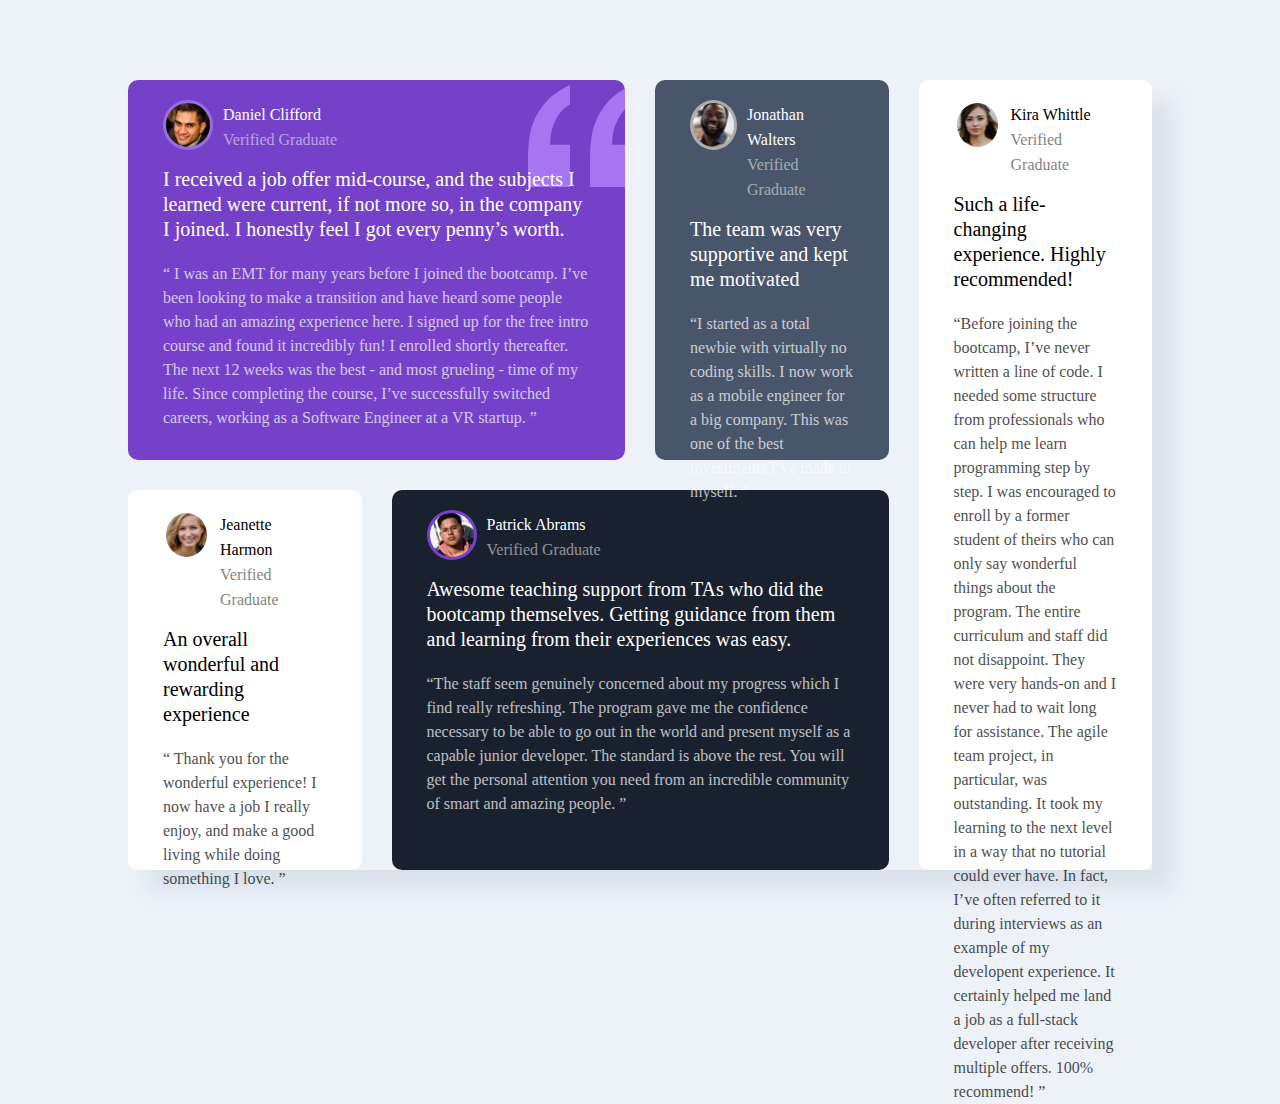
<file: Css-Grid/index.html>
<!DOCTYPE html>
<html lang="en">

<head>
    <meta charset="UTF-8">
    <meta http-equiv="X-UA-Compatible" content="IE=edge">
    <meta name="viewport" content="width=device-width, initial-scale=1.0">
    <title>Document</title>
    <link rel="stylesheet" href="./style.css">
</head>

<body>
    <div class="container">
        <div class="boxes">
            <div class="box">
                <div class="box_content box1_content">
                    <div class="box_header">
                        <div class="box_image box1">
                        </div>
                        <div class="box_title">
                            <div class="name">Daniel Clifford</div>
                            <div class="name_desc">Verified Graduate</div>
                        </div>
                    </div>

                    <div class="box_info">I received a job offer mid-course, and the subjects I learned
                        were current, if not more so, in the company I joined. I honestly feel I got every penny’s
                        worth.
                    </div>
                    <p class="detailed_info">“ I was an EMT for many years before I joined the bootcamp.
                        I’ve been looking to make a transition and have heard some people who had an amazing experience
                        here. I signed up for the free intro course and found it incredibly fun! I enrolled shortly
                        thereafter. The next 12 weeks was the best - and most grueling - time of my life. Since
                        completing the course, I’ve successfully switched careers, working as a Software Engineer at a
                        VR startup. ”</p>

                </div>
            </div>


            <div class="box">
                <div class="box_content box1_content">
                    <div class="box_header">
                        <div class="box_image box2">
                        </div>
                        <div class="box_title">
                            <div class="name">Jonathan Walters</div>
                            <div class="name_desc">Verified Graduate</div>
                        </div>
                    </div>

                    <div class="box_info">The team was very supportive and kept me motivated
                    </div>
                    <p class="detailed_info"> “I started as a total newbie with virtually no coding skills. I now work
                        as a mobile engineer for a big company. This was one of the best investments I’ve made in
                        myself. ”
                    </p>

                </div>
            </div>

            <div class="box">
                <div class="box_content box3_content">
                    <div class="box_header">
                        <div class="box_image box3">
                        </div>
                        <div class="box_title">
                            <div class="name">Kira Whittle</div>
                            <div class="name_desc">Verified Graduate</div>
                        </div>
                    </div>

                    <div class="box_info">Such a life-changing experience. Highly recommended!
                    </div>
                    <p class="detailed_info"> “Before joining the bootcamp, I’ve never written a line of code. I needed some structure from professionals who can help me learn programming step by step. I was encouraged to enroll by a former student of theirs who can only say wonderful things about the program. The entire curriculum and staff did not disappoint. They were very hands-on and I never had to wait long for assistance. The agile team project, in particular, was outstanding. It took my learning to the next level in a way that no tutorial could ever have. In fact, I’ve often referred to it during interviews as an example of my developent experience. It certainly helped me land a job as a full-stack developer after receiving multiple offers. 100% recommend! ”
                    </p>

                </div>
            </div>

            <div class="box">
                <div class="box_content box3_content">
                    <div class="box_header">
                        <div class="box_image box4">
                        </div>
                        <div class="box_title">
                            <div class="name">Jeanette Harmon</div>
                            <div class="name_desc">Verified Graduate</div>
                        </div>
                    </div>

                    <div class="box_info">An overall wonderful and rewarding experience
                    </div>
                    <p class="detailed_info"> “ Thank you for the wonderful experience! I now have a job I really enjoy, and make a good living while doing something I love. ”
                    </p>

                </div>
            </div>

            <div class="box">
                <div class="box_content box5_content">
                    <div class="box_header">
                        <div class="box_image box5">
                        </div>
                        <div class="box_title">
                            <div class="name">Patrick Abrams</div>
                            <div class="name_desc">Verified Graduate</div>
                        </div>
                    </div>

                    <div class="box_info">Awesome teaching support from TAs who did the bootcamp themselves. Getting guidance from them and learning from their experiences was easy.
                    </div>
                    <p class="detailed_info"> “The staff seem genuinely concerned about my progress which I find really refreshing. The program gave me the confidence necessary to be able to go out in the world and present myself as a capable junior developer. The standard is above the rest. You will get the personal attention you need from an incredible community of smart and amazing people. ” 
                    </p>

                </div>
            </div>

        </div>

    </div>

</body>

</html>
</file>
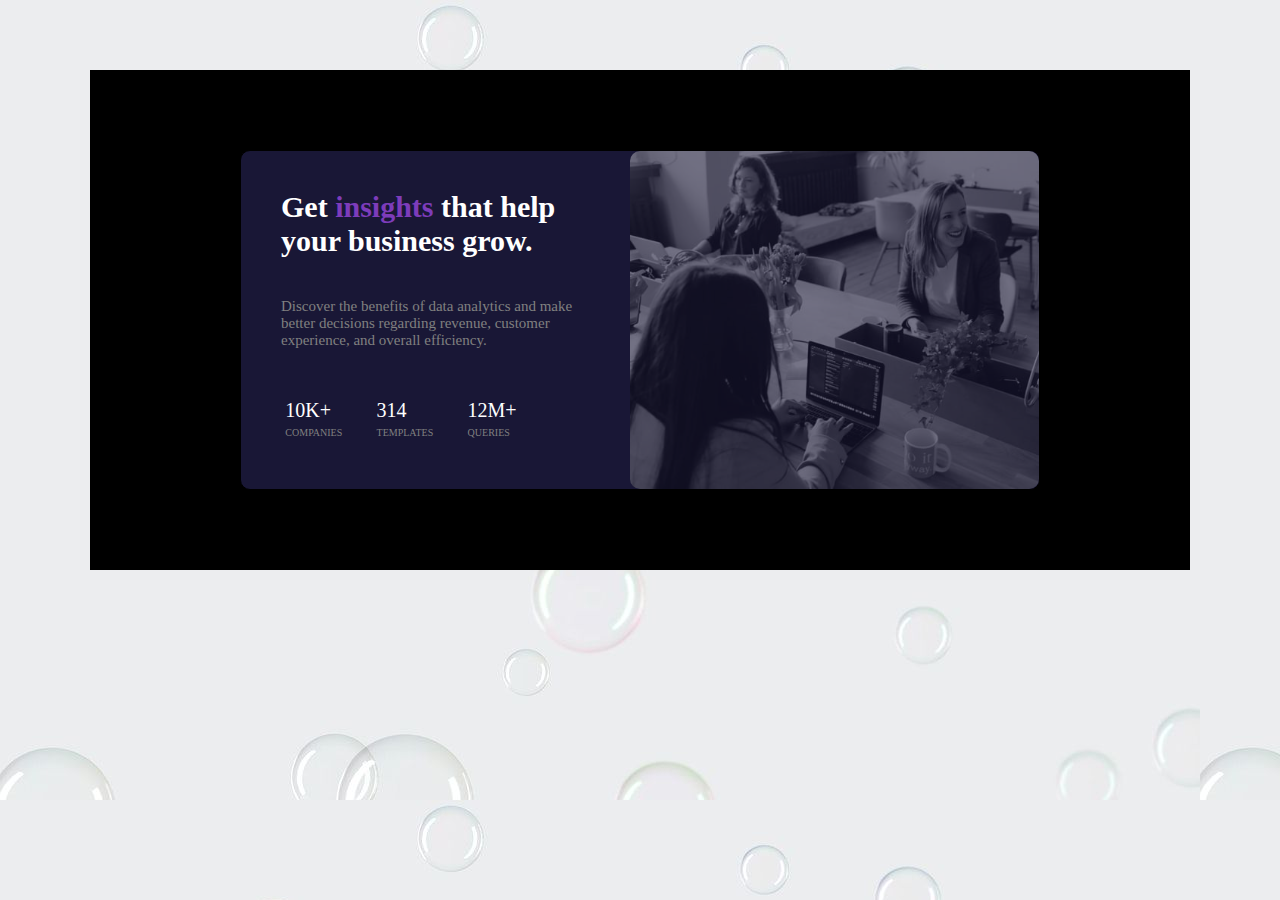
<file: Multiple small templates design - 1/index.html>
<!DOCTYPE html>
<html lang="en">
<head>
    <meta charset="UTF-8">
    <meta http-equiv="X-UA-Compatible" content="IE=edge">
    <meta name="viewport" content="width=device-width, initial-scale=1.0">
    <title>Document</title>
    <link rel="stylesheet" type="text/css" href="./style.css" />
</head>
<body>
<div class="bg_card">
 <div class="service_card">

    <div class="card_content">
        <h1>
            Get <span class="span_color">insights</span> that help your business grow.
          </h1>
          <p>
            Discover the benefits of data analytics and make
            better decisions regarding revenue, customer
            experience, and overall efficiency.
          </p>
          <div class="data">
            <div class="data_info">
            <section class="digit">10K+</section>
            <section class="text">COMPANIES</section>
        </div>
        <div class="data_info">
            <section class="digit">314</section>
            <section class="text">TEMPLATES</section>
        </div>
        <div class="data_info">
            <section class="digit">12M+</section>
            <section class="text">QUERIES</section>
        </div>
          </div>
    </div>
    <div class="card_image"></div>
    <img src="./image.jpg">
 </div>

</div>
   
    
</body>
</html>
</file>
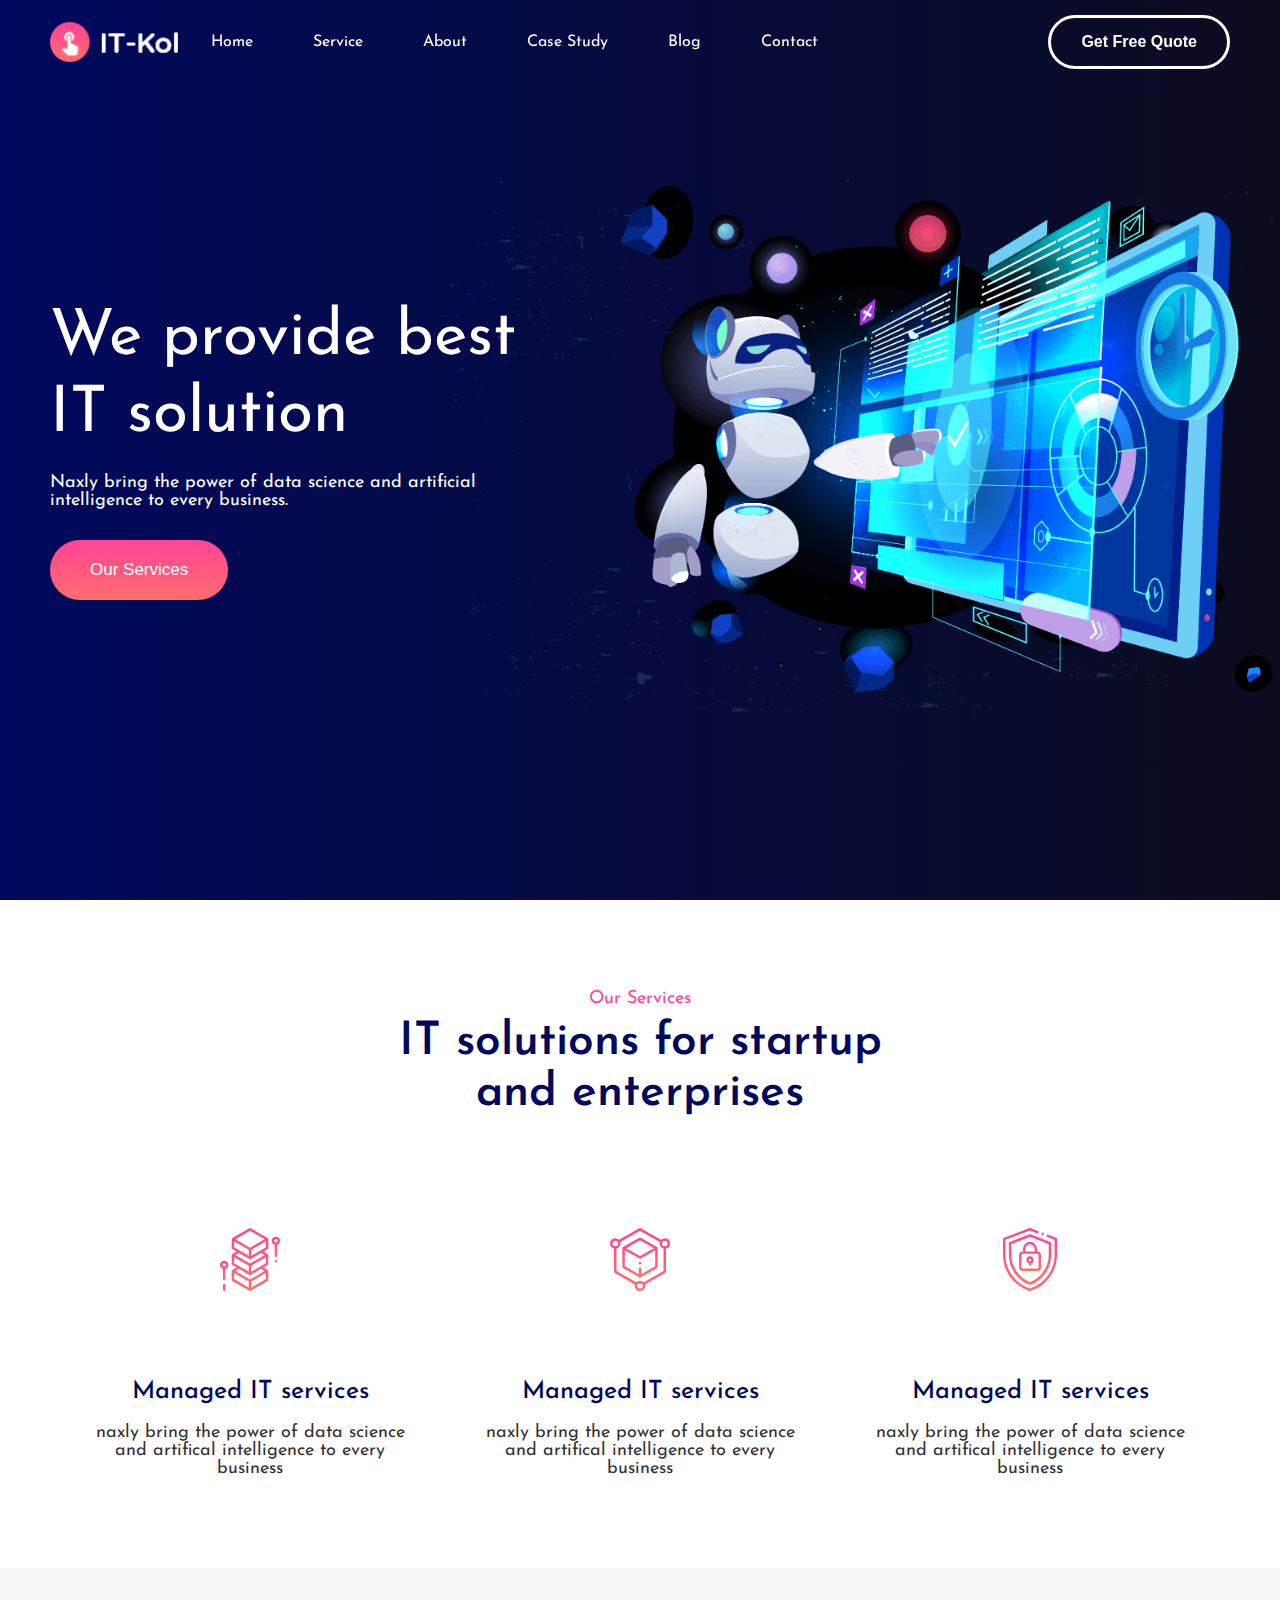
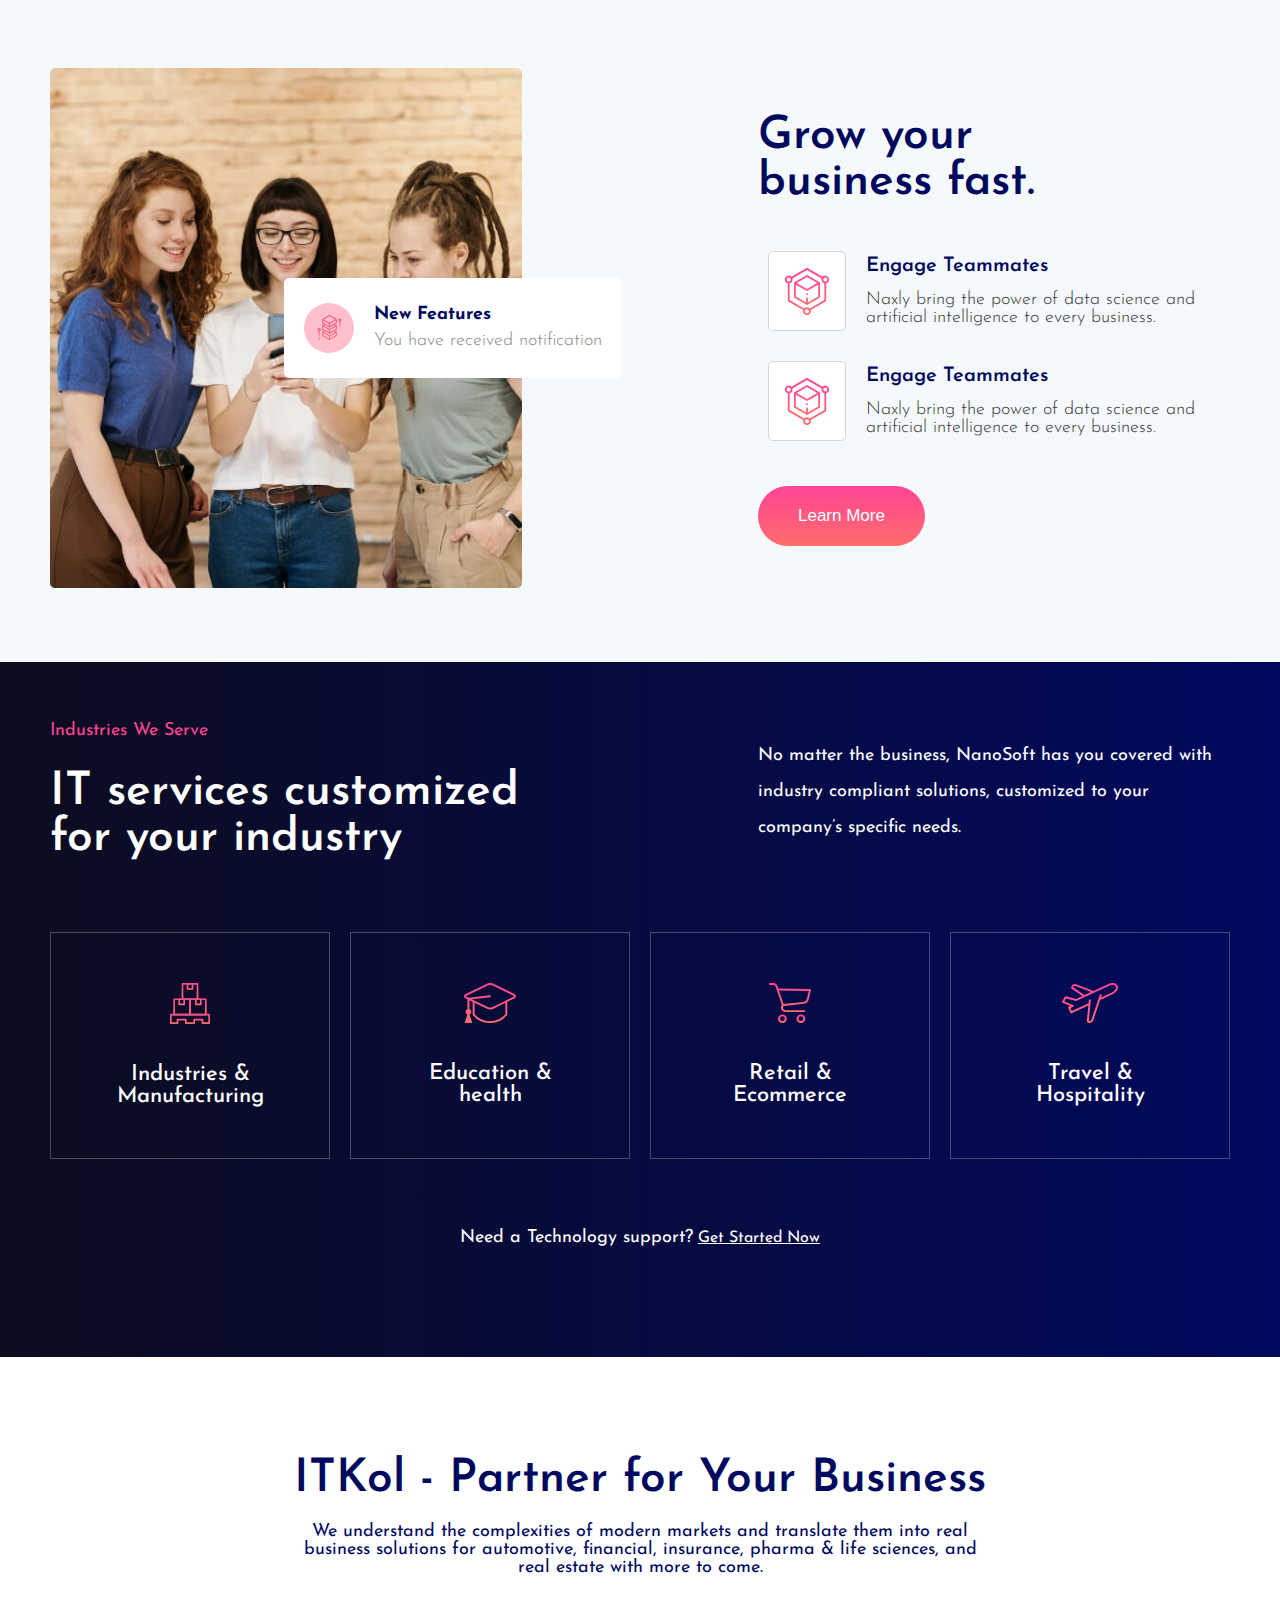
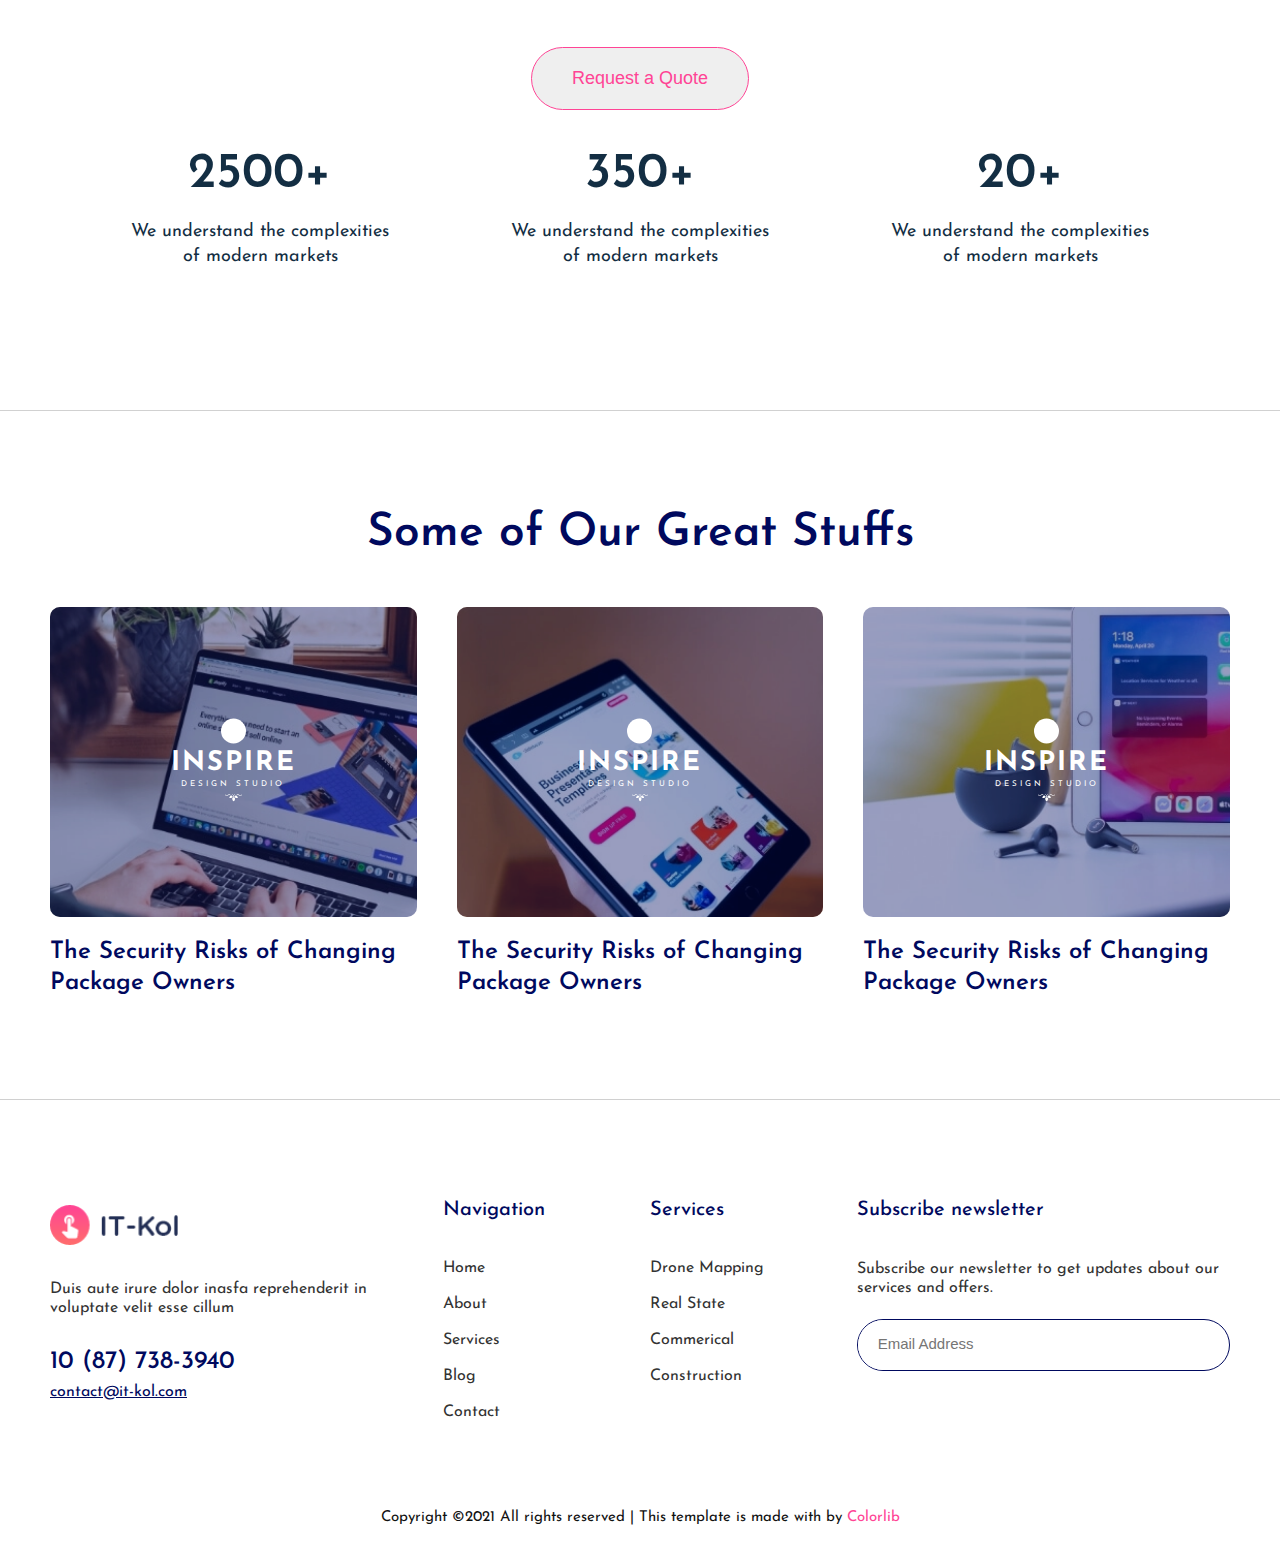
<file: Landing page (Responsive)/home.html>
<!DOCTYPE html>
<html lang="en">

<head>
    <meta charset="UTF-8">
    <meta http-equiv="X-UA-Compatible" content="IE=edge">
    <meta name="viewport" content="width=device-width, initial-scale=1.0">
    <title>ITKOL</title>
    <!-- fontawesome cdn -->
    <link rel="stylesheet" href="https://pro.fontawesome.com/releases/v5.10.0/css/all.css"
        integrity="sha384-AYmEC3Yw5cVb3ZcuHtOA93w35dYTsvhLPVnYs9eStHfGJvOvKxVfELGroGkvsg+p" crossorigin="anonymous" />
    <!-- google font cdn -->
    <link rel="preconnect" href="https://fonts.gstatic.com">
    <link
        href="https://fonts.googleapis.com/css2?family=Josefin+Sans:ital,wght@0,200;0,300;0,400;0,500;0,600;0,700;1,700&display=swap"
        rel="stylesheet">

    <!-- resetcss -->
    <link rel="stylesheet" href="./css/reset.css">
    <!-- customstyle css -->
    <link rel="stylesheet" href="./css/style.css">
</head>

<body>
    <div class="navbar__wrapper" id="navbar">
        <div class="navbar container">
            <div class="icon">
                <img src="./img/logo.webp" alt="">
            </div>

            <div>
                <ul class="nav__list">
                    <li class="nav-item"><a href="home.html" class="nav-link">Home</a></li>
                    <li class="nav-item"><a href="servies.html" class="nav-link">Service</a></li>
                    <li class="nav-item"><a href="about.html" class="nav-link">About</a></li>
                    <li class="nav-item"><a href="case_study.html" class="nav-link">Case Study</a></li>
                    <li class="nav-item"><a href="" class="nav-link">Blog</a></li>
                    <li class="nav-item"><a href="" class="nav-link">Contact</a></li>
                </ul>
            </div>

            <div>
                <button class="btn-quote">Get Free Quote</button>
            </div>

            <div class="hamburger-menu">
                <span></span>
                <span></span>
                <span></span>                
            </div>
        </div>

        <div class="up-btn">
            <i class="fas fa-level-up-alt"></i>
        </div>
    </div>

    <div class="banner__wrapper">
        <div class="container banner">
            <div class="banner__content">
                <h2>We provide best IT solution</h2>
                <p>Naxly bring the power of data science and artificial intelligence to every business.</p>
                <a href="#">
                    <button class="btn-service primary-button">Our Services</button>
                </a>
            </div>
            <div class="banner__img">
                <img src="./img/banner.webp" alt="">
            </div>
        </div>
    </div>

    <div class="service__wrapper">
        <div class="container service">
            <div class="service__header">
                <span>Our Services</span>
                <h2>IT solutions for startup and enterprises</h2>
            </div>
            <div class="service__content">
                <div class="s-box">
                    <div class="s-box-img">
                        <img src="./img/services1.svg" alt="">
                    </div>

                    <div class="s-box-cap">
                        <h3><a href="">Managed IT services</a></h3>
                        <p>naxly bring the power of data science and artifical intelligence to every business</p>
                    </div>
                </div>

                <div class="s-box">
                    <div class="s-box-img">
                        <img src="./img/services2.svg" alt="">
                    </div>

                    <div class="s-box-cap">
                        <h3><a href="">Managed IT services</a></h3>
                        <p>naxly bring the power of data science and artifical intelligence to every business</p>
                    </div>
                </div>

                <div class="s-box">
                    <div class="s-box-img">
                        <img src="./img/services3.svg" alt="">
                    </div>

                    <div class="s-box-cap">
                        <h3><a href="">Managed IT services</a></h3>
                        <p>naxly bring the power of data science and artifical intelligence to every business</p>
                    </div>
                </div>
            </div>
        </div>
    </div>

    <div class="about__wrapper">
        <div class="container about">
            <div class="about-left">
                <div class="about-img">
                    <img src="./img/about1.jpg" alt="">
                </div>
                <div class="about-cap">
                    <div class="cap-img">
                        <img src="./img/services1.svg" alt="">
                    </div>
                    <div class="cap-content">
                        <h3>New Features</h3>
                        <span>You have received notification</span>
                    </div>
                </div>
            </div>

            <div class="about-right">
                <h2>Grow your <br>business fast.</h2>

                <div class="a-box">
                    <div class="a-box-img">
                        <img src="./img/services2.svg" alt="">
                    </div>

                    <div class="a-box-content">
                        <h3>Engage Teammates</h3>
                        <span>Naxly bring the power of data science and artificial intelligence to every
                            business.</span>
                    </div>
                </div>

                <div class="a-box">
                    <div class="a-box-img">
                        <img src="./img/services2.svg" alt="">
                    </div>

                    <div class="a-box-content">
                        <h3>Engage Teammates</h3>
                        <span>Naxly bring the power of data science and artificial intelligence to every
                            business.</span>
                    </div>
                </div>

                <a href="#">
                    <button class="btn-about primary-button">Learn More</button>
                </a>
            </div>
        </div>
    </div>

    <div class="cate__wrapper">
        <div class="container cate">
            <div class="cate__header">
                <div class="cate__header-left">
                    <span>Industries We Serve</span>
                    <h2>IT services customized for your industry</h2>
                </div>

                <div class="cate__header-right">
                    <p>No matter the business, NanoSoft has you covered with industry compliant solutions, customized to
                        your company’s specific needs.</p>
                </div>
            </div>

            <div class="cate__main">
                <div class="c-box">
                    <div class="c-box-img">
                        <img src="./img/stack1.svg" alt="">
                    </div>
                    <h3>Industries & Manufacturing</h3>
                </div>

                <div class="c-box">
                    <div class="c-box-img">
                        <img src="./img/stack2.svg" alt="">
                    </div>
                    <h3>Education & health</h3>
                </div>

                <div class="c-box">
                    <div class="c-box-img">
                        <img src="./img/stack3.svg" alt="">
                    </div>
                    <h3>Retail & Ecommerce</h3>
                </div>

                <div class="c-box">
                    <div class="c-box-img">
                        <img src="./img/stack4.svg" alt="">
                    </div>
                    <h3>Travel & Hospitality</h3>
                </div>
            </div>

            <div class="cate__more">
                <span>Need a Technology support?</span>
                <a href="">Get Started Now</a>
            </div>
        </div>
    </div>

    <div class="partner__wrapper">
        <div class="container partner">
            <div class="partner__header">
                <h2>ITKol - Partner for Your Business</h2>
                <p>We understand the complexities of modern markets and translate them into real business solutions for automotive, financial, insurance, pharma & life sciences, and real estate with more to come.</p>
                <a href="#">
                    <button class="btn-quote">Request a Quote</button>
                </a>
            </div>

            <div class="partner__number">
                <div class="p-box">
                    <span>2500+</span>
                    <p>We understand the complexities of modern markets</p>
                </div>

                <div class="p-box">
                    <span>350+</span>
                    <p>We understand the complexities of modern markets</p>
                </div>

                <div class="p-box">
                    <span>20+</span>
                    <p>We understand the complexities of modern markets</p>
                </div>
            </div>
        </div>
    </div>
    
    <div class="gs__wrapper">
        <div class="container gs">
            <h2>Some of Our Great Stuffs</h2>

            <div class="gs-container">
                <div class="gs-box">
                    <div class="gs-box-img">
                        <img src="./img/stuffs1.webp" alt="">
                        <div class="gs-box-info">
                            <span class="cirle"></span>
                            <h4>Inspire</h4>
                            <span>Design Studio</span>
                            <img src="./img/icon1.svg" alt="">
                        </div>
                    </div>
                    <h3><a href="">The Security Risks of Changing Package Owners</a></h3>
                </div>

                <div class="gs-box">
                    <div class="gs-box-img">
                        <img src="./img/stuffs2.webp" alt="">
                        <div class="gs-box-info">
                            <span class="cirle"></span>
                            <h4>Inspire</h4>
                            <span>Design Studio</span>
                            <img src="./img/icon1.svg" alt="">
                        </div>
                    </div>
                    <h3><a href="">The Security Risks of Changing Package Owners</a></h3>
                </div>

                <div class="gs-box">
                    <div class="gs-box-img">
                        <img src="./img/stuffs3.webp" alt="">
                        <div class="gs-box-info">
                            <span class="cirle"></span>
                            <h4>Inspire</h4>
                            <span>Design Studio</span>
                            <img src="./img/icon1.svg" alt="">
                        </div>
                    </div>
                    <h3><a href="">The Security Risks of Changing Package Owners</a></h3>                </div>
            </div>
        </div>
    </div>


    <footer class="footer__wrapper">
        <div class="container footer">
            <div class="f-cols">
                <div class="f-col f-1st">
                    <div class="icon">
                        <img src="./img/logo2_footer.png" alt="">
                    </div>
                    <p>Duis aute irure dolor inasfa reprehenderit in voluptate velit esse cillum</p>
                    
                    <a href="tel:012345679" class="phone-to">10 (87) 738-3940</a>

                    <a href="mailto:rainbie902@gmail.com" class="mail-to">contact@it-kol.com</a>
                </div>

                <div class="f-col f-nav">
                    <h3>Navigation</h3>
                    <div>
                        <ul class="f-nav-list">
                            <li class="f-nav-item"><a href="#">Home</a></li>
                            <li class="f-nav-item"><a href="#">About</a></li>
                            <li class="f-nav-item"><a href="#">Services</a></li>
                            <li class="f-nav-item"><a href="#">Blog</a></li>
                            <li class="f-nav-item"><a href="#">Contact</a></li>
                        </ul>
                    </div>
                </div>

                <div class="f-col f-nav">
                    <h3>Services</h3>
                    <div>
                        <ul class="f-nav-list">
                            <li class="f-nav-item"><a href="#">Drone Mapping</a></li>
                            <li class="f-nav-item"><a href="#">Real State</a></li>
                            <li class="f-nav-item"><a href="#">Commerical</a></li>
                            <li class="f-nav-item"><a href="#">Construction</a></li>
                        </ul>
                    </div>
                </div>

                <div class="f-col">
                    <h3>Subscribe newsletter</h3>
                    <p>Subscribe our newsletter to get updates about our services and offers.</p>
                    <div class="input-sec">
                        <input type="email" placeholder="Email Address" onfocus="this.placeholder = ''" onblur="this.placeholder = 'Email Address'">
                        <button class="subm-btn"><i class="fas fa-arrow-right"></i></button>
                    </div>

                    <div class="social">
                        <a href="#"><i class="fab fa-facebook"></i></a>
                        <a href="#"><i class="fab fa-instagram"></i></a>
                        <a href="#"><i class="fab fa-linkedin-in"></i></a>
                        <a href="#"><i class="fab fa-youtube"></i></a>
                    </div>
                </div>
            </div>

            <div class="cpy-right">
                <span>Copyright ©2021 All rights reserved | This template is made with <i class="fas fa-heart"></i> by <a href="https://fb.com/duonglam44">Colorlib</a></span>
            </div>
        </div>
    </footer>

    <script src="./js/main.js"></script>
</body>

</html>
</file>
<file: Css-Grid/style.css>
*{
    margin: 0;
    padding: 0;
    box-sizing: border-box;
}
body{
    background-color:hsl(210, 46%, 95%);
}
.container{
    margin: auto;
    width: 80%;
    padding-top: 80px;
    padding-bottom: 80px;
}
.boxes{
    display:grid;
    grid-gap: 30px;
    grid-template-columns: repeat(4, 1fr);
    grid-template-areas:
        "a a b c"
        "d e e c";
    box-shadow: 20px 20px 20px #d9e1ec;     
}
.box{
    height: 380px; 
    border-radius: 10px;
}
.box:first-child{
    grid-area: a;
    background-color: hsl(263, 55%, 52%);
    position: relative;
    background-image: url(./Images/bg-pattern-quotation.svg);
    background-repeat: no-repeat;
    background-position: 400px 5px; 
}
.box:nth-child(2){
    grid-area: b;
    background-color: hsl(217, 19%, 35%);
}
.box:nth-child(3){
    grid-area: c;
    height: 790px;
    background-color: white;
}
.box:nth-child(4){
    grid-area: d;
    background-color: white;
}
.box:nth-child(5){
    grid-area: e;
    background-color: hsl(219, 29%, 14%);
}

.box_content{
    margin:35px;
    /* width: 86%; */
    margin-top: 20px;
    line-height: 25px;
    
       

}
.box_image{
    border-radius: 50%;
    border: 3px solid;
    height: 50px;
    width: 50px;
    
}
.box1{
    border-color: hsl(263, 69%, 66%);
    background-image: url(./Images/image-daniel.jpg);
    background-position: center;
    
}
.box1_content{
    color: white;
}
.box_header{
    display:flex;
    gap:10px;
     
}
.box_title{
    margin-top: 2px;
    margin-bottom: 15px;
}
.name_desc{
    opacity: 50%;
}

.box_info{
    font-size: 20px;
}

.detailed_info{
    opacity: 70%;
    line-height: 24px;
    margin-top: 20px;
}

.box2{
    border-color: rgb(173, 173, 173);
    background-image: url(./Images/image-jonathan.jpg);
    background-position: center;
    
}

.box3{
    border-color: white;
    background-image: url(./Images/image-kira.jpg);
    background-position: center;
    
}
.box4{
    border-color: white;
    background-image: url(./Images/image-jeanette.jpg);
    background-position: center;
    
}

.box5{
    border-color:  hsl(263, 55%, 52%);
    background-image: url(./Images/image-patrick.jpg);
    background-position: center;
 
}
.box5_content{
    color:white;
}
</file>
<file: Multiple small templates design - 1/style.css>
*{
  margin: 0;
  padding: 0;
  box-sizing: border-box;
}
body{
    background-image: url(./bubbles.jpg);
    display: flex;
    justify-content: center;
    align-items: center;
}

.bg_card{
    background-color: black;
    width: 1100px;
    height: 500px;
    border: 1px solid black;
    margin-top: 70px;
    margin-bottom: 70px;
    display: flex;
    justify-content: center;
    align-items: center;
}
   
.service_card{
    background-color: hsl(244, 40%, 15%);
    width:800px;
    height: 340px;
    border: 1px solid black;
    margin-top: 25px;
    margin-bottom: 25px;
    display: flex;
    justify-content: center;
    align-items: center;
    border-radius: 10px;
    

}
.card_content{
    width: 400px;
    height: 340px;
 
    
  
}
.card_image{
    width: 400px;
    height: 340px;
    

    
}

h1 {
    color: white;
    font-weight: 650px;
    font-size: 30px;
    width: 300px;
    margin-top: 40px;
    margin-left: 40px;
        
  }
  .span_color{
    color:rgb(125, 60, 187);
  }
  p{
    color: grey;
    font-size: 15px;
    width: 300px;
    margin-top: 40px;
    margin-left: 40px;
  }
  .data{

    display: flex;
    justify-content: space-evenly;
    align-items: center;
    width: 300px;
    margin-left: 10px;
    margin-top: 50px;
  }
  .digit{
    color: white;
    font-weight: 500px;
    font-size: 20px;

  }
  .text{
    color: grey;
    font-size: 10px;
    margin-top: 5px;
   
  }
  img{
    object-fit: cover;
    width: 100%;
    height: 100%;
    border-radius: 10px;
    opacity: 0.4;
    
  }
</file>
<file: Landing page (Responsive)/css/style.css>
html {
  font-size: 62.5%;
}

body {
  font-size: 1.6rem;
  font-weight: 400;
  font-family: "Josefin Sans", sans-serif;
  color: #111;
}

*, *::before, *::after {
  margin: 0;
  padding: 0;
  box-sizing: border-box;
}

img {
  max-width: 100%;
  max-height: 100%;
}

a {
  text-decoration: none;
  color: #111;
}

:root {
  --white-color: #fff ;
  --main-tc: #ff4495;
  --sec-tc: #00095e;
  --dark-tc: #333;
}

.container {
  max-width: 120rem;
  margin: 0 auto;
}

.primary-button {
  background: var(--main-tc);
  background: -webkit-gradient(top, #ff4495 0%, #ff6d6d 100%);
  background: linear-gradient(to bottom, #ff4495 0%, #ff6d6d 100%);
  outline: none;
  border: none;
  padding: 2rem 4rem;
  border-radius: 20rem;
  font-size: 1.7rem;
  color: var(--white-color);
  cursor: pointer;
}

.appear-navlist {
  border: 1px solid #888864 !important;
  height: auto !important;
}

.icon {
  width: 13rem;
  height: 5rem;
}
.icon img {
  width: 100%;
  height: 100%;
  object-fit: contain;
}

.navbar__wrapper {
  position: fixed;
  top: 0;
  left: 0;
  width: 100%;
  padding: 0 5rem;
  z-index: 10;
}
.navbar__wrapper .navbar {
  height: 8.4rem;
  display: flex;
  justify-content: space-between;
  align-items: center;
  flex-direction: row;
}
.navbar__wrapper .navbar .nav__list {
  display: flex;
  justify-content: space-between;
  align-items: center;
  flex-direction: row;
  margin-left: -20rem;
  transition: all ease 0.5s;
}
.navbar__wrapper .navbar .nav__list .nav-item {
  margin: 0 1rem;
  padding: 1rem 2rem;
  position: relative;
}
.navbar__wrapper .navbar .nav__list .nav-item .nav-link {
  font-size: 1.6rem;
  color: var(--white-color);
}
.navbar__wrapper .navbar .nav__list .nav-item::after {
  content: "";
  position: absolute;
  bottom: 2px;
  left: 0;
  width: 0;
  height: 2px;
  background-color: var(--white-color);
  transition: cubic-bezier(0.9, 0.16, 0.05, 1.14) 0.3s;
}
.navbar__wrapper .navbar .nav__list .nav-item:hover::after {
  width: 100%;
}
.navbar__wrapper .navbar .btn-quote {
  color: var(--white-color);
  font-size: 1.6rem;
  font-weight: 600;
  padding: 1.5rem 3rem;
  border: 3px solid var(--white-color);
  background-color: transparent;
  border-radius: 20rem;
  transition: all ease-in-out 0.3s;
  position: relative;
  overflow: hidden;
  transition: cubic-bezier(0, 1.41, 0.49, -0.88) 0.5s;
  outline: none;
}
.navbar__wrapper .navbar .btn-quote::after {
  content: "";
  position: absolute;
  top: 0;
  left: 0;
  width: calc(100% + 2px);
  height: calc(100% + 2px);
  background-color: var(--white-color);
  z-index: -1;
  transform: translateY(-100%);
  transition: cubic-bezier(0, 1.41, 0.49, -0.88) 0.3s;
}
.navbar__wrapper .navbar .btn-quote:hover::after {
  transform: translateY(0);
}
.navbar__wrapper .navbar .btn-quote:hover {
  color: var(--main-tc);
}
.navbar__wrapper .navbar .hamburger-menu {
  display: none;
  padding: 1rem;
  z-index: 10;
}
.navbar__wrapper .navbar .hamburger-menu span {
  display: block;
  width: 3rem;
  height: 3px;
  margin: 5px 0;
  background: var(--white-color);
  z-index: 10;
}
.navbar__wrapper .up-btn {
  position: fixed;
  right: 3rem;
  bottom: 2rem;
  width: 5rem;
  height: 5rem;
  display: flex;
  justify-content: center;
  align-items: center;
  flex-direction: row;
  border-radius: 50%;
  background: var(--main-tc);
  font-size: 2rem;
  color: var(--white-color);
  cursor: pointer;
  opacity: 0;
  visibility: hidden;
  transition: ease-in-out 0.5s;
  z-index: 999;
}
.navbar__wrapper .appear-upbtn {
  opacity: 1;
  visibility: visible;
}

.fixed-navbar {
  background: linear-gradient(to right, #00095e 0%, #0c0c1f 100%);
}

.banner__wrapper {
  width: 100%;
  height: 100vh;
  padding: 0 5rem;
  background: linear-gradient(to right, #00095e 0%, #0c0c1f 100%);
}
.banner__wrapper .banner {
  display: flex;
  justify-content: space-between;
  align-items: center;
  flex-direction: row;
  height: 100%;
  position: relative;
}
.banner__wrapper .banner .banner__content {
  width: 50rem;
  position: absolute;
  z-index: 9;
}
.banner__wrapper .banner .banner__content h2 {
  font-size: 6.4rem;
  color: var(--white-color);
  font-weight: 400;
  line-height: 1.2;
}
.banner__wrapper .banner .banner__content p {
  font-size: 1.8rem;
  color: var(--white-color);
  margin: 20px 0;
}
.banner__wrapper .banner .banner__content .btn-service {
  margin-top: 1rem;
}
.banner__wrapper .banner .banner__img {
  position: absolute;
  right: -5%;
  width: 80%;
}

.service__wrapper {
  background-color: var(--white-color);
  padding: 5rem 7rem;
}
.service__wrapper .service .service__header {
  width: 50rem;
  margin: 4rem auto;
  text-align: center;
}
.service__wrapper .service .service__header span {
  font-size: 1.8rem;
  font-weight: 400;
  color: var(--main-tc);
}
.service__wrapper .service .service__header h2 {
  margin-top: 1rem;
  font-size: 4.6rem;
  font-weight: 600;
  color: var(--sec-tc);
  line-height: 1.1;
}
.service__wrapper .service .service__content {
  display: grid;
  grid-template-columns: 1fr 1fr 1fr;
  gap: 3rem;
}
.service__wrapper .service .service__content .s-box {
  padding: 4rem 2rem;
  position: relative;
  z-index: 1;
}
.service__wrapper .service .service__content .s-box .s-box-img {
  width: 12rem;
  height: 12rem;
  border-radius: 50%;
  background: var(--white-color);
  display: flex;
  justify-content: center;
  align-items: center;
  flex-direction: row;
  margin: 0 auto;
}
.service__wrapper .service .service__content .s-box .s-box-cap {
  margin-top: 6rem;
}
.service__wrapper .service .service__content .s-box .s-box-cap h3 {
  text-align: center;
  margin-bottom: 2rem;
}
.service__wrapper .service .service__content .s-box .s-box-cap h3 > a {
  font-size: 2.5rem;
  font-weight: 500;
  color: var(--sec-tc);
}
.service__wrapper .service .service__content .s-box .s-box-cap p {
  font-size: 1.8rem;
  font-weight: 400;
  color: var(--dark-tc);
  text-align: center;
}
.service__wrapper .service .service__content .s-box::after {
  content: "";
  position: absolute;
  bottom: 0;
  left: 0;
  width: 100%;
  height: 0;
  z-index: -1;
  background: #ff4495;
  background: linear-gradient(to bottom, #ff4495 0%, #ff6d6d 100%);
  transition: ease-in-out 0.4s;
  border-radius: 0.5rem;
}
.service__wrapper .service .service__content .s-box:hover::after {
  height: 100%;
}

.about__wrapper {
  padding: 10rem 5rem 7rem 5rem;
  background: #f6f9fc;
}
.about__wrapper .about {
  display: flex;
  justify-content: space-between;
  align-items: center;
  flex-direction: row;
}
.about__wrapper .about .about-left {
  width: 40%;
  position: relative;
}
.about__wrapper .about .about-left .about-img {
  border-radius: 0.5rem;
  overflow: hidden;
}
.about__wrapper .about .about-left .about-cap {
  display: flex;
  justify-content: space-between;
  align-items: center;
  flex-direction: row;
  position: absolute;
  right: -10rem;
  top: 40%;
  height: 10rem;
  background-color: var(--white-color);
  border-radius: 0.5rem;
  padding: 0 2rem;
}
.about__wrapper .about .about-left .about-cap .cap-img {
  width: 5rem;
  height: 5rem;
  background: pink;
  border-radius: 50%;
  margin-right: 2rem;
  display: flex;
  justify-content: center;
  align-items: center;
  flex-direction: row;
}
.about__wrapper .about .about-left .about-cap .cap-img img {
  width: 50%;
  height: 50%;
}
.about__wrapper .about .about-left .about-cap .cap-content h3 {
  font-size: 1.8rem;
  font-weight: 700;
  margin-bottom: 0.8rem;
  color: var(--sec-tc);
}
.about__wrapper .about .about-left .about-cap .cap-content span {
  font-size: 1.8rem;
  font-weight: 300;
  color: #888;
}
.about__wrapper .about .about-right {
  width: 40%;
}
.about__wrapper .about .about-right h2 {
  font-size: 4.6rem;
  font-weight: 600;
  color: var(--sec-tc);
  display: block;
  margin-bottom: 3rem;
}
.about__wrapper .about .about-right .a-box {
  display: flex;
  justify-content: space-between;
  align-items: center;
  flex-direction: row;
  padding: 1.5rem 1rem;
}
.about__wrapper .about .about-right .a-box .a-box-img {
  width: 8rem;
  height: 8rem;
  border: 1px solid #88888854;
  border-radius: 0.5rem;
  margin-right: 2rem;
  background-color: var(--white-color);
  display: flex;
  justify-content: center;
  align-items: center;
  flex-direction: row;
}
.about__wrapper .about .about-right .a-box .a-box-img img {
  width: 60%;
  height: 60%;
}
.about__wrapper .about .about-right .a-box .a-box-content {
  width: 80%;
}
.about__wrapper .about .about-right .a-box .a-box-content h3 {
  font-size: 2rem;
  font-weight: 600;
  color: var(--sec-tc);
  margin-bottom: 1.5rem;
}
.about__wrapper .about .about-right .a-box .a-box-content span {
  font-size: 1.8rem;
  font-weight: 300;
  color: var(--dark-tc);
}
.about__wrapper .about .about-right .btn-about {
  margin-top: 3rem;
}

.cate__wrapper {
  padding: 6rem 5rem;
  background: linear-gradient(to right, #0c0c1f 0%, #00095e 100%);
}
.cate__wrapper .cate .cate__header {
  display: flex;
  justify-content: space-between;
  align-items: center;
  flex-direction: row;
  margin-bottom: 7rem;
}
.cate__wrapper .cate .cate__header .cate__header-left {
  width: 45%;
}
.cate__wrapper .cate .cate__header .cate__header-left span {
  font-size: 1.8rem;
  font-weight: 400;
  color: var(--main-tc);
}
.cate__wrapper .cate .cate__header .cate__header-left h2 {
  margin-top: 3rem;
  font-size: 4.6rem;
  font-weight: 600;
  color: var(--white-color);
}
.cate__wrapper .cate .cate__header .cate__header-right p {
  font-size: 1.8rem;
  color: var(--white-color);
  line-height: 2;
}
.cate__wrapper .cate .cate__header .cate__header-right {
  width: 40%;
}
.cate__wrapper .cate .cate__main {
  display: grid;
  grid-template-columns: repeat(auto-fit, minmax(25rem, 1fr));
  gap: 2rem;
}
.cate__wrapper .cate .cate__main .c-box {
  border: 1px solid #dadada4d;
  width: auto;
  padding: 5rem 4.5rem;
  color: var(--white-color);
  transition: all ease-in-out 0.5s;
}
.cate__wrapper .cate .cate__main .c-box .c-box-img {
  width: 100%;
  display: flex;
  justify-content: center;
  align-items: center;
  flex-direction: row;
  padding-bottom: 4rem;
  transition: all ease-in-out 0.5s;
}
.cate__wrapper .cate .cate__main .c-box h3 {
  font-size: 2.2rem;
  font-weight: 500;
  text-align: center;
}
.cate__wrapper .cate .cate__main .c-box:hover {
  background: rgba(255, 255, 255, 0.06);
  border: 1px solid transparent;
}
.cate__wrapper .cate .cate__main .c-box:hover .c-box-img {
  transform: translateY(-1rem);
}
.cate__wrapper .cate .cate__more {
  margin-top: 7rem;
  margin-bottom: 5rem;
  text-align: center;
}
.cate__wrapper .cate .cate__more span {
  font-size: 1.8rem;
  color: var(--white-color);
}
.cate__wrapper .cate .cate__more a {
  font-size: 1.6rem;
  color: var(--white-color);
  text-decoration: underline;
}

.partner__wrapper {
  padding: 10rem 5rem;
  background: var(--white-color);
  z-index: 999;
  border-bottom: 1px solid #88888863;
}
.partner__wrapper .partner .partner__header {
  width: 60%;
  margin: 0 auto;
  text-align: center !important;
}
.partner__wrapper .partner .partner__header h2 {
  font-size: 4.6rem;
  font-weight: 600;
  color: var(--sec-tc);
  display: block;
  margin-bottom: 2rem;
}
.partner__wrapper .partner .partner__header p {
  font-size: 1.8rem;
  font-weight: 400;
  color: var(--sec-tc);
  margin-bottom: 7rem;
}
.partner__wrapper .partner .partner__header .btn-quote {
  padding: 2rem 4rem;
  font-size: 1.8rem;
  color: var(--main-tc);
  border-radius: 20rem;
  border: 1px solid;
  z-index: 1;
  position: relative;
  overflow: hidden;
}
.partner__wrapper .partner .partner__header .btn-quote::after {
  content: "";
  position: absolute;
  top: -100%;
  left: 0;
  width: 102%;
  height: 100%;
  background-color: #132e43;
  transition: all ease-in-out 0.3s;
  z-index: -1;
}
.partner__wrapper .partner .partner__header .btn-quote:hover::after {
  top: 0;
}
.partner__wrapper .partner .partner__header .btn-quote:hover {
  border: 1px solid #132e43;
}
.partner__wrapper .partner .partner__number {
  display: grid;
  grid-template-columns: repeat(auto-fit, minmax(25rem, 1fr));
  gap: 10rem;
  margin: 4rem 7rem;
}
.partner__wrapper .partner .partner__number .p-box {
  text-align: center;
}
.partner__wrapper .partner .partner__number .p-box span {
  font-size: 5rem;
  font-weight: 600;
  color: #132e43;
}
.partner__wrapper .partner .partner__number .p-box p {
  margin-top: 2rem;
  font-size: 1.8rem;
  line-height: 1.4;
  color: #132e43;
  font-weight: 400;
}

.gs__wrapper {
  padding: 10rem 5rem;
  background: var(--white-color);
  border-bottom: 1px solid #88888864;
}
.gs__wrapper .gs h2 {
  text-align: center;
  font-size: 4.6rem;
  font-weight: 600;
  color: var(--sec-tc);
  margin-bottom: 5rem;
}
.gs__wrapper .gs .gs-container {
  display: grid;
  grid-template-columns: repeat(auto-fit, minmax(30rem, 1fr));
  gap: 4rem;
}
.gs__wrapper .gs .gs-container .gs-box .gs-box-img {
  height: 31rem;
  position: relative;
  border-radius: 1rem;
  overflow: hidden;
}
.gs__wrapper .gs .gs-container .gs-box .gs-box-img img {
  width: 100%;
  height: 100%;
  object-fit: cover;
  transition: all ease 0.5s;
}
.gs__wrapper .gs .gs-container .gs-box .gs-box-img .gs-box-info {
  position: absolute;
  top: 50%;
  transform: translateY(-50%);
  left: 0;
  width: 100%;
  text-align: center;
  color: var(--white-color);
  z-index: 2;
}
.gs__wrapper .gs .gs-container .gs-box .gs-box-img .gs-box-info .cirle {
  width: 2.5rem;
  height: 2.5rem;
  background: var(--white-color);
  border-radius: 50%;
  display: inline-block;
}
.gs__wrapper .gs .gs-container .gs-box .gs-box-img .gs-box-info h4 {
  font-size: 2.7rem;
  font-weight: 700;
  text-transform: uppercase;
  letter-spacing: 2px;
  line-height: 1.2;
}
.gs__wrapper .gs .gs-container .gs-box .gs-box-img .gs-box-info span {
  display: block;
  font-size: 0.8rem;
  font-weight: 400;
  text-transform: uppercase;
  line-height: 1.2;
  letter-spacing: 3px;
}
.gs__wrapper .gs .gs-container .gs-box .gs-box-img .gs-box-info img {
  width: unset;
}
.gs__wrapper .gs .gs-container .gs-box .gs-box-img::after {
  content: "";
  position: absolute;
  top: 0;
  left: 0;
  width: 100%;
  height: 100%;
  background: #00095e66;
  z-index: 1;
  transition: background ease-in-out 0.4s;
}
.gs__wrapper .gs .gs-container .gs-box .gs-box-img:hover::after {
  background: #fd368c70;
}
.gs__wrapper .gs .gs-container .gs-box .gs-box-img:hover > img {
  transform: scale(1.1);
}
.gs__wrapper .gs .gs-container .gs-box h3 {
  margin-top: 2rem;
}
.gs__wrapper .gs .gs-container .gs-box h3 a {
  font-size: 2.4rem;
  font-weight: 600;
  line-height: 1.3;
  color: var(--sec-tc);
}

.startup__wrapper {
  padding: 10rem 5rem;
  width: 100%;
  height: 61rem;
  background-image: url(../img/section_bg01.jpg);
  background-repeat: no-repeat;
  background-size: cover;
  position: relative;
  z-index: 1;
}
.startup__wrapper .startup {
  position: absolute;
  top: 50%;
  left: 50%;
  transform: translate(-50%, -50%);
  text-align: center;
}
.startup__wrapper .startup .play-btn {
  width: 8rem;
  height: 8rem;
  text-align: center;
  border-radius: 50%;
  font-size: 3rem;
  color: var(--white-color);
  outline: none;
  border: none;
  background: linear-gradient(to bottom, #ff4495 0%, #ff6d6d 100%);
}
.startup__wrapper .startup h2 {
  font-size: 4.6rem;
  color: var(--white-color);
  line-height: 1.2;
  margin: 5rem 0;
}
.startup__wrapper .startup .get-started-btn {
  padding: 1.5rem 3.5rem;
  outline: none;
  border: none;
  background: var(--white-color);
  color: var(--main-tc);
  font-size: 2rem;
  font-weight: 500;
  border-radius: 20rem;
  overflow: hidden;
  position: relative;
  z-index: 1;
  transition: all ease 1s;
}
.startup__wrapper .startup .get-started-btn::after {
  content: "";
  position: absolute;
  top: 0;
  left: 0;
  width: 0;
  height: 100%;
  background: var(--sec-tc);
  transition: all cubic-bezier(0.34, 1.09, 0.6, -0.39) 0.5s;
  z-index: -1;
}
.startup__wrapper .startup .get-started-btn:hover::after {
  width: 100%;
}
.startup__wrapper .startup .get-started-btn:hover {
  color: white;
}
.startup__wrapper::after {
  content: "";
  position: absolute;
  top: 0;
  left: 0;
  width: 100%;
  height: 100%;
  background: #010c6f4d;
  z-index: -1;
}

.footer__wrapper {
  padding: 10rem 5rem 2rem;
  background: var(--white-color);
}
.footer__wrapper .footer .f-cols {
  display: grid;
  grid-template-columns: 2fr 1fr 1fr 2fr;
  gap: 2rem;
}
.footer__wrapper .footer .f-cols .f-col h3 {
  font-size: 2rem;
  font-weight: 500;
  margin-bottom: 4rem;
  color: var(--sec-tc);
}
.footer__wrapper .footer .f-cols .f-col p {
  line-height: 1.2;
  font-weight: 400;
  color: var(--dark-tc);
  margin-bottom: 2rem;
}
.footer__wrapper .footer .f-cols .f-col .input-sec {
  width: 100%;
  border: 1px solid;
  background-color: var(--white-color);
  border: 1px solid var(--sec-tc);
  border-radius: 20rem;
  margin-bottom: 3rem;
  overflow: hidden;
  display: flex;
  justify-content: space-between;
  align-items: center;
  flex-direction: row;
}
.footer__wrapper .footer .f-cols .f-col .input-sec input {
  width: 75%;
  height: 5rem;
  border: none;
  outline: none;
  padding-left: 1rem;
}
.footer__wrapper .footer .f-cols .f-col .input-sec input::placeholder {
  padding-left: 1rem;
  font-size: 1.5rem;
  font-weight: 400;
}
.footer__wrapper .footer .f-cols .f-col .input-sec .subm-btn {
  width: 5rem;
  height: 5rem;
  outline: none;
  font-size: 1.8rem;
  color: var(--sec-tc);
  border: none;
  background: transparent;
}
.footer__wrapper .footer .f-cols .f-col .social a {
  font-size: 2.5rem;
  font-weight: 500;
  color: var(--sec-tc);
  padding: 1rem;
  margin-right: 1.5rem;
}
.footer__wrapper .footer .f-cols .f-col .social a i {
  transition: all ease-in-out 0.4s;
}
.footer__wrapper .footer .f-cols .f-col .social a:hover i {
  transform: rotateY(180deg);
  color: var(--main-tc);
}
.footer__wrapper .footer .f-cols .f-1st p {
  margin: 3rem 0;
}
.footer__wrapper .footer .f-cols .f-1st .phone-to {
  display: block;
  font-size: 2.5rem;
  font-weight: 500;
  color: var(--sec-tc);
  margin-bottom: 1rem !important;
}
.footer__wrapper .footer .f-cols .f-1st .mail-to {
  font-size: 1.4;
  font-weight: 400;
  color: var(--sec-tc);
  text-decoration: underline;
}
.footer__wrapper .footer .f-cols .f-nav-item {
  padding: 0 1rem 1rem 0;
  margin-bottom: 1rem;
}
.footer__wrapper .footer .f-cols .f-nav-item a {
  color: var(--dark-tc);
  font-weight: 400;
  position: relative;
}
.footer__wrapper .footer .f-cols .f-nav-item a::after {
  content: "";
  position: absolute;
  bottom: -1px;
  left: 0;
  height: 2px;
  width: 0;
  background: currentColor;
  transition: all ease 0.3s;
}
.footer__wrapper .footer .f-cols .f-nav-item:hover a::after {
  width: 100%;
}
.footer__wrapper .footer .cpy-right {
  margin-top: 7rem;
  text-align: center;
  font-size: 1.5rem;
}
.footer__wrapper .footer .cpy-right i, .footer__wrapper .footer .cpy-right a {
  font-size: 1.5rem;
  color: var(--main-tc);
}

.commonbanner__wrapper {
  padding: 20rem 5rem 10rem 5rem;
  background: linear-gradient(to right, #00095e 0%, #0c0c1f 100%);
}
.commonbanner__wrapper .c-banner h1 {
  font-size: 6.4rem;
  font-weight: 500;
  letter-spacing: 2px;
  color: var(--white-color);
  margin-bottom: 1rem;
}
.commonbanner__wrapper .c-banner p {
  width: 50rem;
  font-size: 1.8rem;
  line-height: 1.6;
  color: var(--white-color);
}

@media only screen and (max-width: 1200px) {
  .navbar__wrapper .navbar .btn-quote {
    font-size: 15px;
    padding: 1rem 2rem;
  }
  .navbar__wrapper .navbar .nav__list {
    margin-left: 0%;
  }
  .navbar__wrapper .navbar .nav__list .nav-item {
    padding: 1rem;
  }
}
@media only screen and (max-width: 978px) {
  .navbar__wrapper .navbar {
    position: relative;
  }
  .navbar__wrapper .navbar .nav__list {
    display: flex;
    justify-content: flex-start;
    align-items: flex-start;
    flex-direction: column;
    background: var(--white-color);
    position: absolute;
    top: 8.4rem;
    left: 17%;
    width: 70%;
    height: 0;
    border: none;
    overflow: hidden;
    transition: all ease 0.5s;
  }
  .navbar__wrapper .navbar .nav__list .nav-item {
    padding: 2rem;
  }
  .navbar__wrapper .navbar .nav__list .nav-item .nav-link {
    color: var(--main-tc);
  }
  .navbar__wrapper .navbar .btn-quote {
    margin-right: -30rem;
  }
  .navbar__wrapper .navbar .hamburger-menu {
    display: block;
  }

  .social a {
    margin: 0 !important;
  }
}
@media only screen and (max-width: 768px) {
  .btn-quote {
    margin-right: -7rem !important;
  }

  .banner__wrapper {
    height: 70vh;
  }
  .banner__wrapper .banner .banner__content {
    width: 90%;
    top: 50%;
    transform: translateY(-50%);
    text-align: start;
  }
  .banner__wrapper .banner .banner__content h2 {
    font-size: 3.5rem;
  }
  .banner__wrapper .banner .banner__content p {
    font-size: 1.6rem;
  }
  .banner__wrapper .banner .banner__img {
    display: none;
  }

  .service__content {
    grid-template-columns: 1fr 1fr !important;
  }

  .service__header {
    width: 90% !important;
  }

  .about__wrapper .about {
    flex-direction: column;
  }
  .about__wrapper .about .about-left {
    margin-bottom: 4rem;
    width: 100%;
  }
  .about__wrapper .about .about-left .about-cap {
    right: 0;
  }
  .about__wrapper .about .about-right {
    width: 100%;
  }

  .gs__wrapper .gs .gs-container {
    padding: 0 7rem;
    grid-template-columns: 1fr;
  }

  .footer .f-cols {
    grid-template-columns: 1fr 1fr !important;
    gap: 3rem !important;
  }
}
@media only screen and (max-width: 598px) {
  .service__content {
    grid-template-columns: 1fr !important;
  }

  .btn-quote {
    margin: 0 !important;
    font-size: 1.3rem !important;
    font-weight: 400 !important;
    padding: 0.5rem 1rem !important;
  }

  .footer .f-cols {
    grid-template-columns: 1fr !important;
    gap: 4rem !important;
  }
}
@media only screen and (max-width: 400px) {
  .btn-quote {
    position: fixed;
    top: 7rem;
    right: -7rem;
    border: 1px solid var(--main-tc) !important;
    color: var(--main-tc) !important;
  }
}

/*# sourceMappingURL=style.css.map */
</file>
